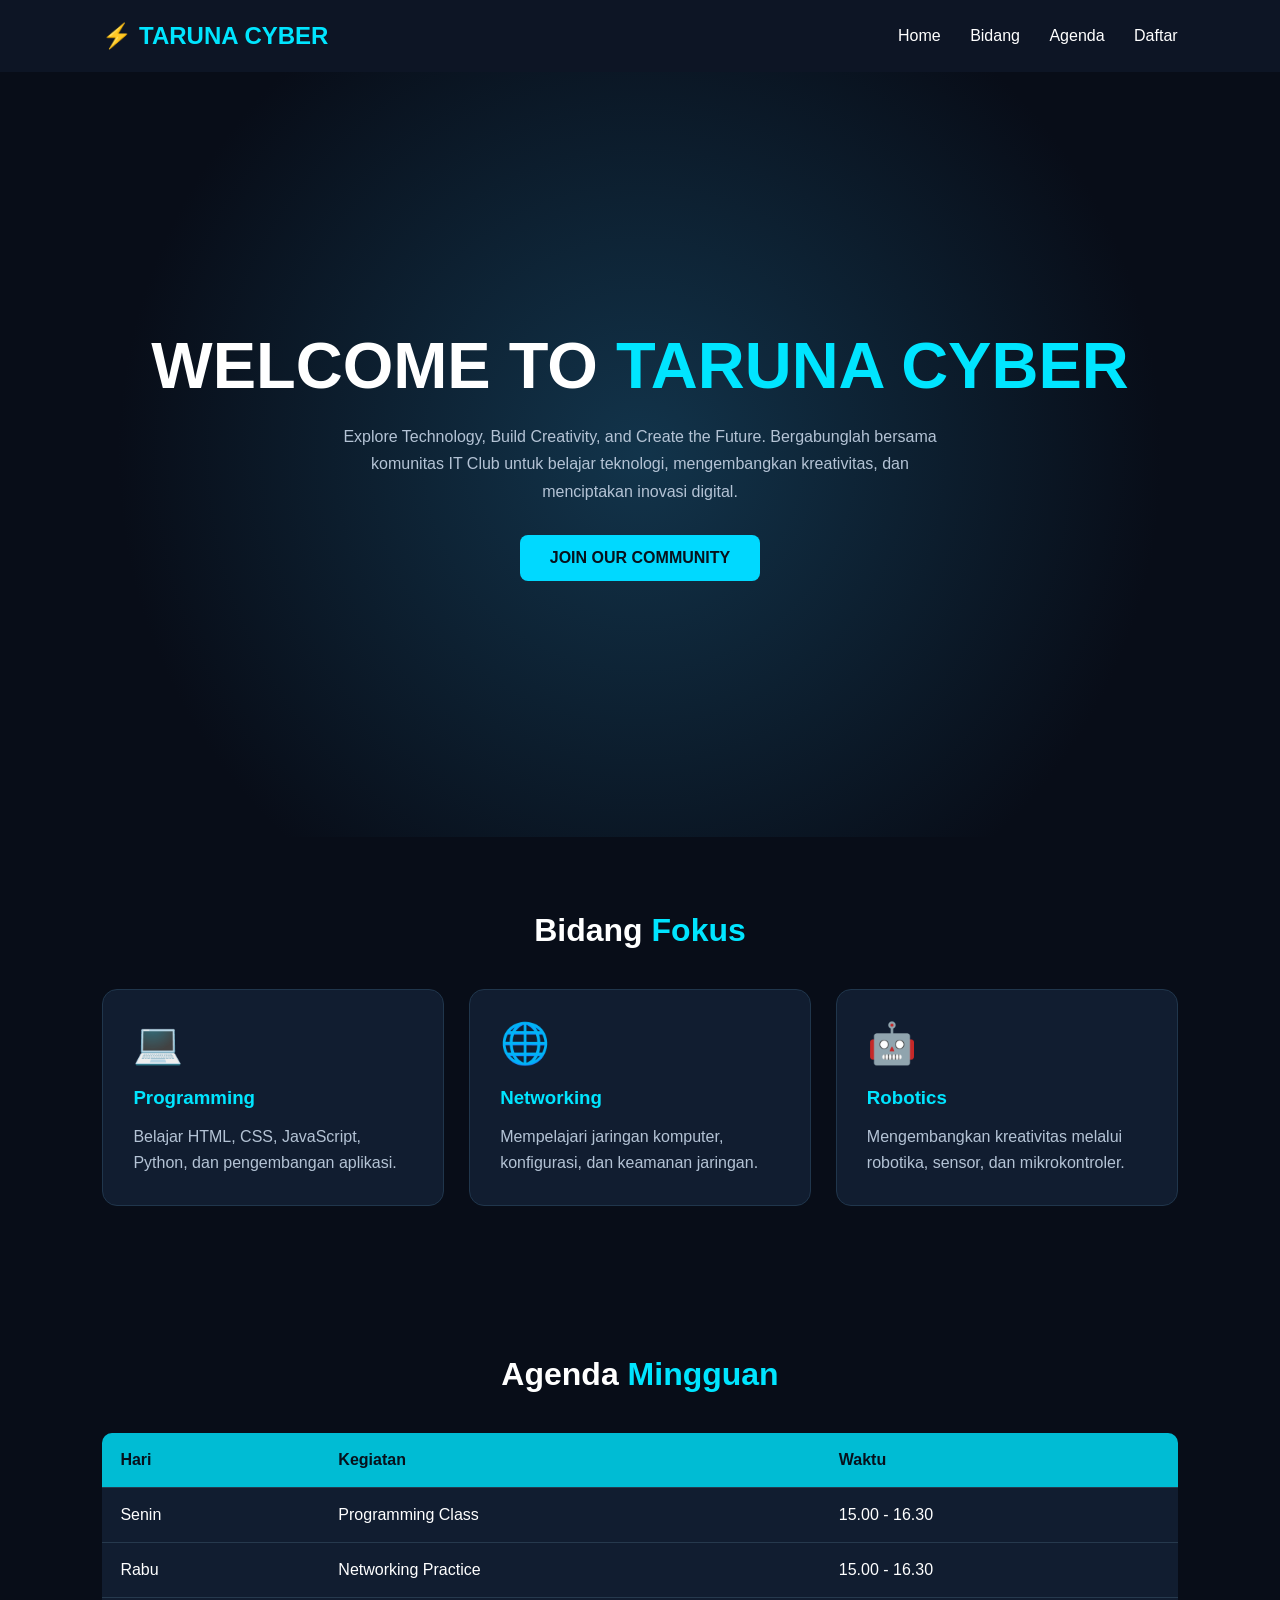
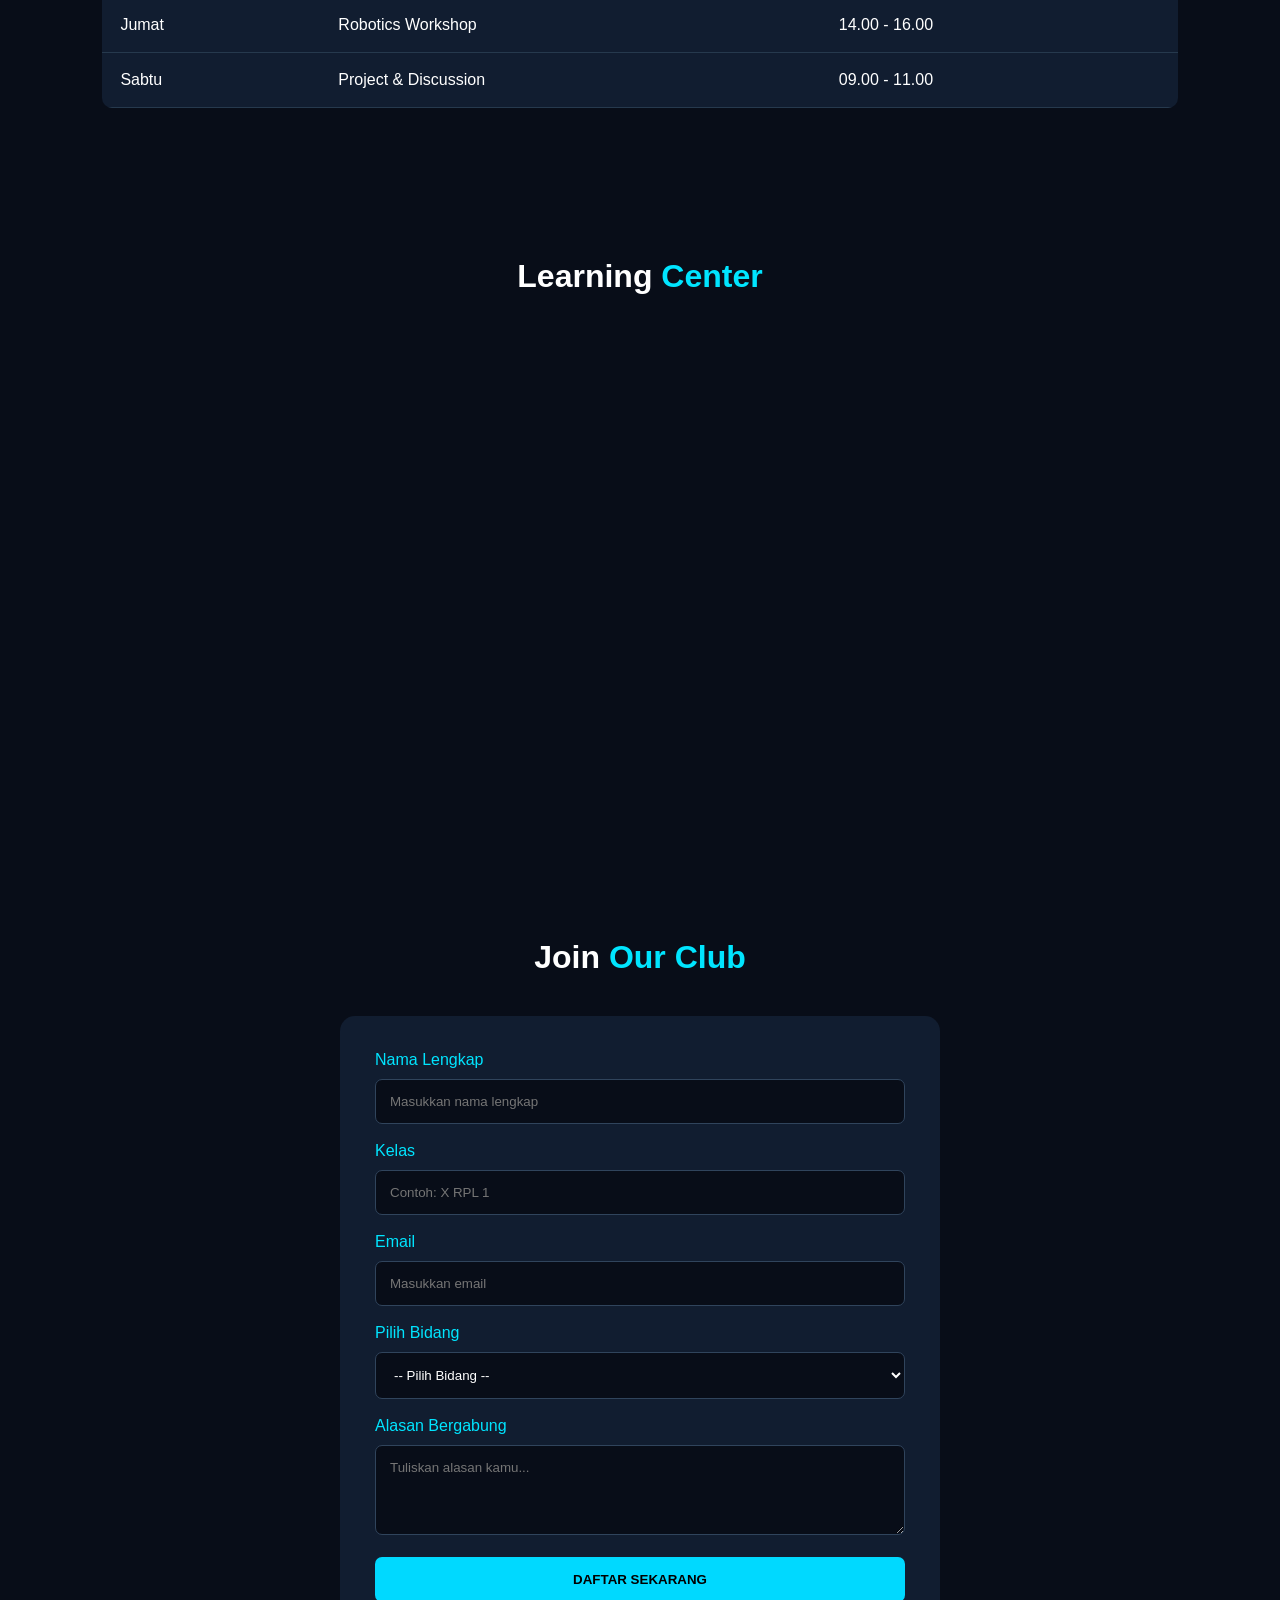
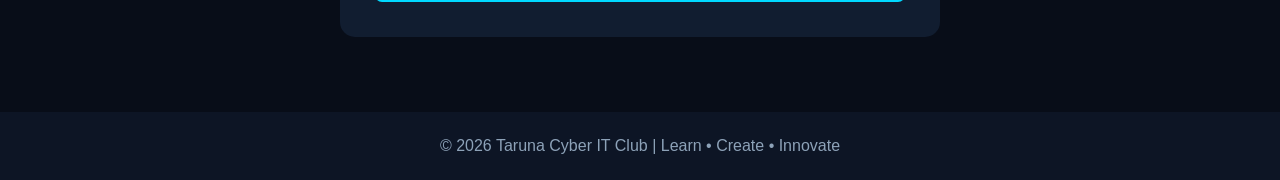
<file: bab6/index.html>
<!DOCTYPE html>
<html lang="id">
<head>
<meta charset="UTF-8">
<meta name="viewport" content="width=device-width, initial-scale=1.0">
<title>Taruna Cyber | IT Club</title>

<style>
* {
    margin: 0;
    padding: 0;
    box-sizing: border-box;
    font-family: Arial, sans-serif;
    scroll-behavior: smooth;
}

body {
    background: #080d18;
    color: white;
}

header {
    display: flex;
    justify-content: space-between;
    align-items: center;
    padding: 22px 8%;
    background: #0d1525;
    position: sticky;
    top: 0;
    z-index: 10;
}

.logo {
    color: #00e5ff;
    font-size: 24px;
    font-weight: bold;
}

nav a {
    color: white;
    text-decoration: none;
    margin-left: 25px;
    transition: .3s;
}

nav a:hover {
    color: #00e5ff;
}

.hero {
    min-height: 85vh;
    display: flex;
    flex-direction: column;
    justify-content: center;
    align-items: center;
    text-align: center;
    padding: 40px 20px;
    background: radial-gradient(circle, #12344b, #080d18 70%);
}

.hero h1 {
    font-size: clamp(40px, 7vw, 65px);
    margin-bottom: 20px;
}

.hero h1 span {
    color: #00e5ff;
}

.hero p {
    color: #b4c3d5;
    max-width: 600px;
    line-height: 1.7;
}

.btn {
    display: inline-block;
    margin-top: 30px;
    padding: 14px 30px;
    background: #00d9ff;
    color: #07111c;
    text-decoration: none;
    font-weight: bold;
    border-radius: 8px;
    transition: .3s;
}

.btn:hover {
    background: white;
    transform: translateY(-3px);
}

section {
    padding: 75px 8%;
}

.section-title {
    text-align: center;
    font-size: 32px;
    margin-bottom: 40px;
}

.section-title span {
    color: #00e5ff;
}

.cards {
    display: grid;
    grid-template-columns: repeat(auto-fit, minmax(220px, 1fr));
    gap: 25px;
}

.card {
    background: #111d30;
    padding: 30px;
    border: 1px solid #20364c;
    border-radius: 15px;
    transition: .3s;
}

.card:hover {
    transform: translateY(-8px);
    border-color: #00e5ff;
}

.card .icon {
    font-size: 40px;
    margin-bottom: 20px;
}

.card h3 {
    color: #00e5ff;
    margin-bottom: 15px;
}

.card p {
    color: #b4c3d5;
    line-height: 1.6;
}

table {
    width: 100%;
    border-collapse: collapse;
    background: #111d30;
    border-radius: 10px;
    overflow: hidden;
}

th, td {
    padding: 18px;
    text-align: left;
    border-bottom: 1px solid #26394d;
}

th {
    background: #00bcd4;
    color: #07111c;
}

tr:hover {
    background: #192a40;
}

.video {
    max-width: 800px;
    margin: auto;
}

.video iframe {
    width: 100%;
    aspect-ratio: 16/9;
    border: none;
    border-radius: 12px;
}

.register {
    max-width: 600px;
    margin: auto;
    background: #111d30;
    padding: 35px;
    border-radius: 15px;
}

.register input,
.register select,
.register textarea {
    width: 100%;
    padding: 14px;
    margin: 10px 0 18px;
    background: #080d18;
    border: 1px solid #30445c;
    color: white;
    border-radius: 7px;
}

.register label {
    color: #00e5ff;
}

.register button {
    width: 100%;
    padding: 15px;
    background: #00d9ff;
    border: none;
    border-radius: 7px;
    font-weight: bold;
    cursor: pointer;
}

.register button:hover {
    background: white;
}

footer {
    text-align: center;
    padding: 25px;
    background: #0d1525;
    color: #8da2b8;
}

@media(max-width: 650px) {
    header {
        flex-direction: column;
        gap: 18px;
    }

    nav a {
        margin: 0 7px;
        font-size: 13px;
    }

    th, td {
        padding: 12px 8px;
        font-size: 13px;
    }
}
</style>
</head>

<body>

<header>
    <div class="logo">⚡ TARUNA CYBER</div>
    <nav>
        <a href="#home">Home</a>
        <a href="#bidang">Bidang</a>
        <a href="#agenda">Agenda</a>
        <a href="#daftar">Daftar</a>
    </nav>
</header>

<!-- HERO -->
<section class="hero" id="home">
    <h1>WELCOME TO <span>TARUNA CYBER</span></h1>
    <p>
        Explore Technology, Build Creativity, and Create the Future.
        Bergabunglah bersama komunitas IT Club untuk belajar teknologi,
        mengembangkan kreativitas, dan menciptakan inovasi digital.
    </p>
    <a href="#daftar" class="btn">JOIN OUR COMMUNITY</a>
</section>

<!-- BIDANG -->
<section id="bidang">
    <h2 class="section-title">Bidang <span>Fokus</span></h2>

    <div class="cards">
        <div class="card">
            <div class="icon">💻</div>
            <h3>Programming</h3>
            <p>Belajar HTML, CSS, JavaScript, Python, dan pengembangan aplikasi.</p>
        </div>

        <div class="card">
            <div class="icon">🌐</div>
            <h3>Networking</h3>
            <p>Mempelajari jaringan komputer, konfigurasi, dan keamanan jaringan.</p>
        </div>

        <div class="card">
            <div class="icon">🤖</div>
            <h3>Robotics</h3>
            <p>Mengembangkan kreativitas melalui robotika, sensor, dan mikrokontroler.</p>
        </div>
    </div>
</section>

<!-- AGENDA -->
<section id="agenda">
    <h2 class="section-title">Agenda <span>Mingguan</span></h2>

    <table>
        <tr>
            <th>Hari</th>
            <th>Kegiatan</th>
            <th>Waktu</th>
        </tr>
        <tr>
            <td>Senin</td>
            <td>Programming Class</td>
            <td>15.00 - 16.30</td>
        </tr>
        <tr>
            <td>Rabu</td>
            <td>Networking Practice</td>
            <td>15.00 - 16.30</td>
        </tr>
        <tr>
            <td>Jumat</td>
            <td>Robotics Workshop</td>
            <td>14.00 - 16.00</td>
        </tr>
        <tr>
            <td>Sabtu</td>
            <td>Project & Discussion</td>
            <td>09.00 - 11.00</td>
        </tr>
    </table>
</section>

<!-- VIDEO -->
<section id="tutorial">
    <h2 class="section-title">Learning <span>Center</span></h2>

    <div class="video">
        <iframe
            src="https://www.youtube.com/embed/UB1O30fR-EE"
            title="HTML Tutorial"
            allowfullscreen>
        </iframe>
    </div>
</section>

<!-- PENDAFTARAN -->
<section id="daftar">
    <h2 class="section-title">Join <span>Our Club</span></h2>

    <form class="register" id="registrationForm">
        <label>Nama Lengkap</label>
        <input type="text" placeholder="Masukkan nama lengkap" required>

        <label>Kelas</label>
        <input type="text" placeholder="Contoh: X RPL 1" required>

        <label>Email</label>
        <input type="email" placeholder="Masukkan email" required>

        <label>Pilih Bidang</label>
        <select required>
            <option value="">-- Pilih Bidang --</option>
            <option>Programming</option>
            <option>Networking</option>
            <option>Robotics</option>
        </select>

        <label>Alasan Bergabung</label>
        <textarea rows="4" placeholder="Tuliskan alasan kamu..." required></textarea>

        <button type="submit">DAFTAR SEKARANG</button>
    </form>
</section>

<footer>
    <p>© 2026 Taruna Cyber IT Club | Learn • Create • Innovate</p>
</footer>

<script>
document.getElementById("registrationForm")
.addEventListener("submit", function(event) {
    event.preventDefault();

    alert("Pendaftaran berhasil dikirim! Terima kasih telah bergabung dengan Taruna Cyber.");

    this.reset();
});
</script>

</body>
</html>
</file>
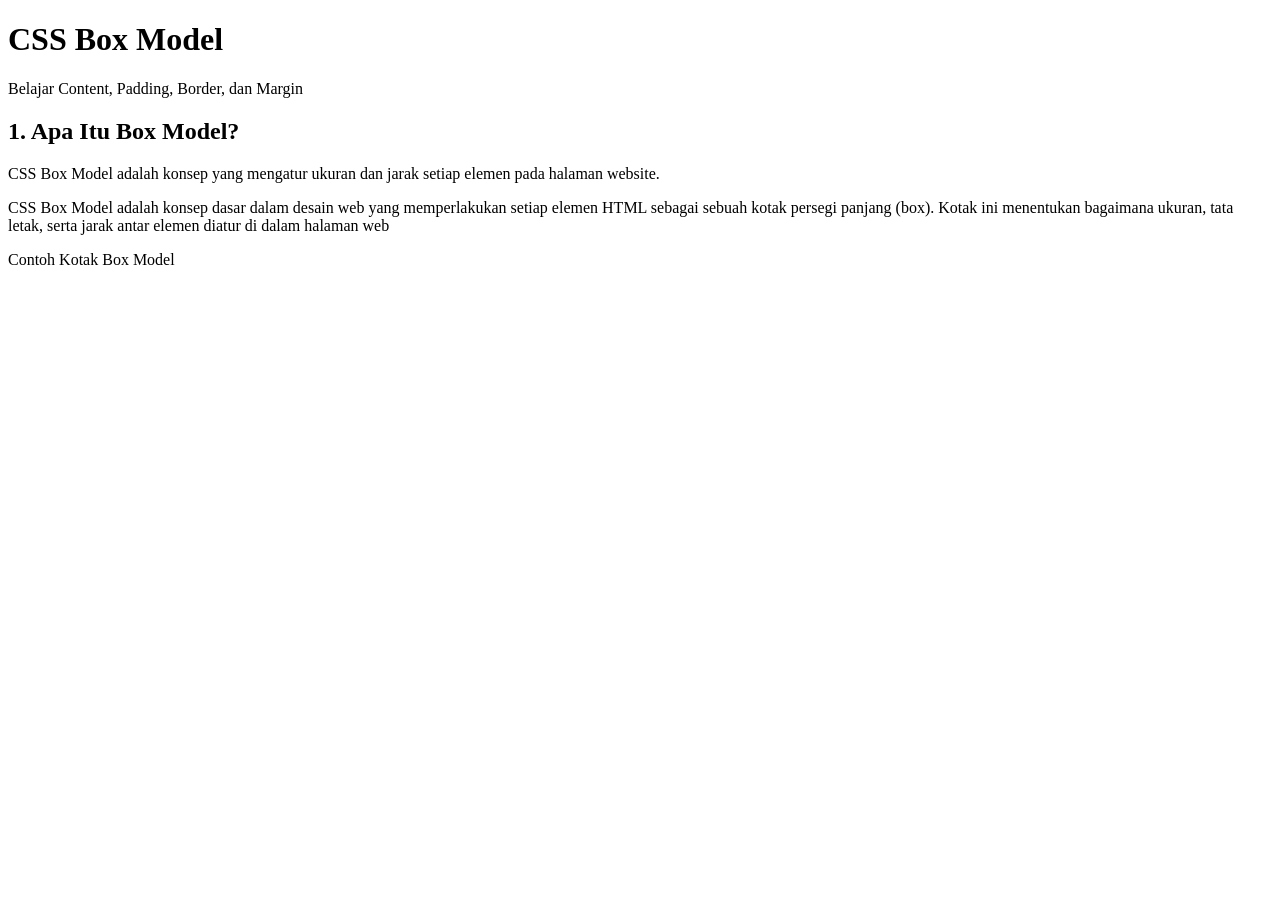
<file: bab1/b1.html>
<!DOCTYPE html>
<html lang="en">
<link>
  <meta charset="UTF-8">
  <meta name="viewport" content="width=device-width, initial-scale=1.0">
  <title>Document</title>
  <link rel="stylesheet" href="b1.css">
</head>
</head>

<body>

    <header>
        <h1>CSS Box Model</h1>
        <p>Belajar Content, Padding, Border, dan Margin</p>
    </header>

    <div class="container">

        <section class="card">
            <h2>1. Apa Itu Box Model?</h2>
            <p>
                CSS Box Model adalah konsep yang mengatur ukuran
                dan jarak setiap elemen pada halaman website.
            </p>
             <p>CSS Box Model adalah konsep dasar dalam desain web yang memperlakukan setiap elemen <srong>HTML</srong> sebagai sebuah kotak persegi panjang (box).
               Kotak ini menentukan bagaimana ukuran, tata letak, serta jarak antar elemen diatur di dalam halaman web</p>

            <div class="box">
                Contoh Kotak Box Model
            </div>
</file>
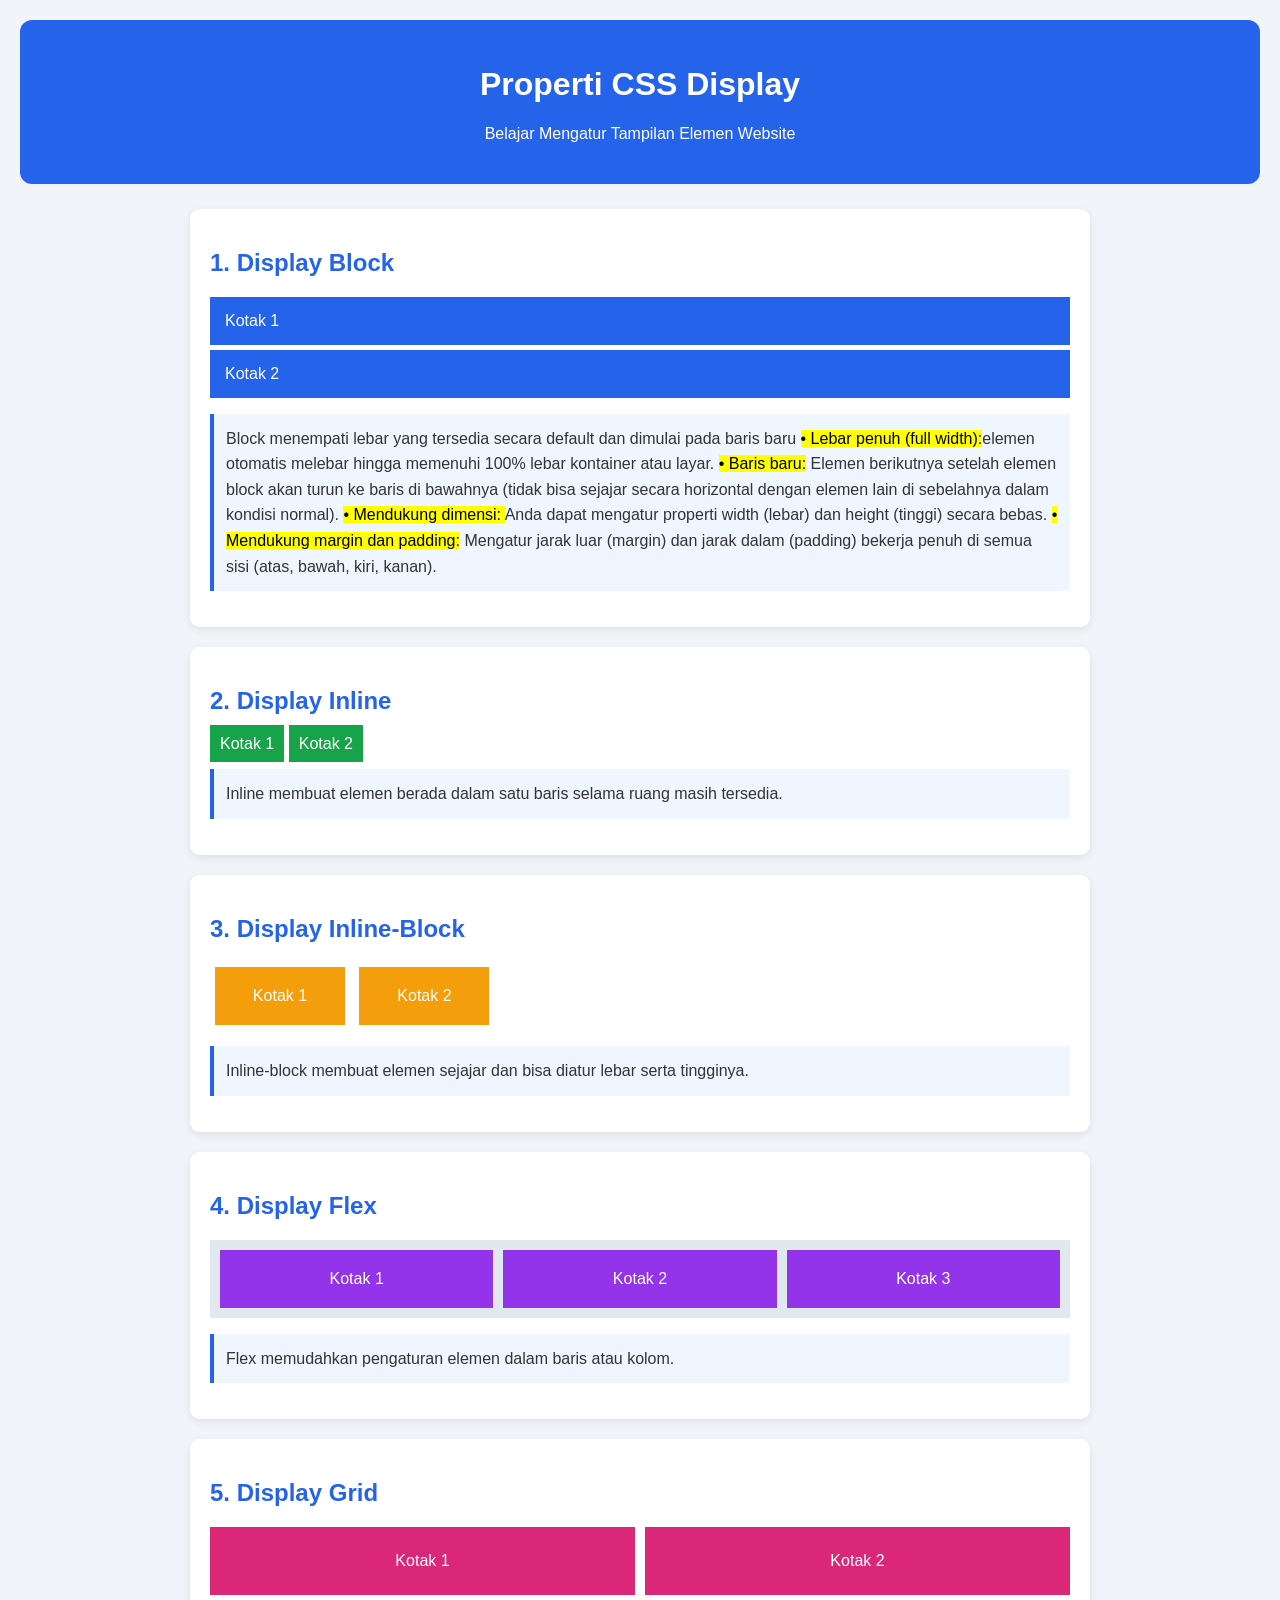
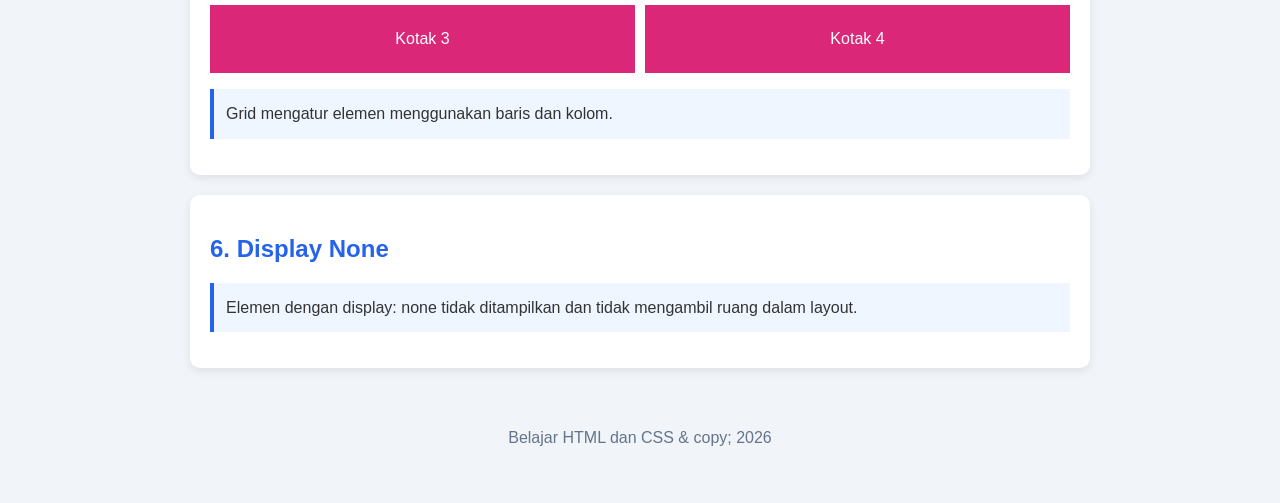
<file: bab2/b2.html>
<!DOCTYPE html>
<html lang="en">
<link>
  <meta charset="UTF-8">
  <meta name="viewport" content="width=device-width, initial-scale=1.0">
  <title>Document</title>
  <link rel="stylesheet" href="b2.css">
</head>
</head>
<body>

    <header>
        <h1>Properti CSS Display</h1>
        <p>Belajar Mengatur Tampilan Elemen Website</p>
    </header>

    <main class="container">

        <section class="card">
            <h2>1. Display Block</h2>
            <div class="block">Kotak 1</div>
            <div class="block">Kotak 2</div>
            <p class="keterangan">
                Block menempati lebar yang tersedia secara default
                dan dimulai pada baris baru
 <mark>• Lebar penuh (full width):</mark>elemen otomatis melebar hingga memenuhi 100% lebar kontainer atau layar.
<mark>• Baris baru:</mark> Elemen berikutnya setelah elemen block akan turun ke baris di bawahnya (tidak bisa sejajar secara horizontal dengan elemen lain di sebelahnya dalam kondisi normal).
<mark>• Mendukung dimensi: </mark>Anda dapat mengatur properti width (lebar) dan height (tinggi) secara bebas.
<mark>• Mendukung margin dan padding:</mark> Mengatur jarak luar (margin) dan jarak dalam (padding) bekerja penuh di semua sisi (atas, bawah, kiri, kanan).
            </p>
        </section>

        <section class="card">
            <h2>2. Display Inline</h2>
            <span class="inline">Kotak 1</span>
            <span class="inline">Kotak 2</span>
            <p class="keterangan">
                Inline membuat elemen berada dalam satu baris
                selama ruang masih tersedia.
            </p>
        </section>

        <section class="card">
            <h2>3. Display Inline-Block</h2>
            <div class="inline-block">Kotak 1</div>
            <div class="inline-block">Kotak 2</div>
            <p class="keterangan">
                Inline-block membuat elemen sejajar dan bisa
                diatur lebar serta tingginya.
            </p>
        </section>

        <section class="card">
            <h2>4. Display Flex</h2>
            <div class="flex-container">
                <div>Kotak 1</div>
                <div>Kotak 2</div>
                <div>Kotak 3</div>
            </div>
            <p class="keterangan">
                Flex memudahkan pengaturan elemen dalam baris
                atau kolom.
            </p>
        </section>

        <section class="card">
            <h2>5. Display Grid</h2>
            <div class="grid-container">
                <div>Kotak 1</div>
                <div>Kotak 2</div>
                <div>Kotak 3</div>
                <div>Kotak 4</div>
            </div>
            <p class="keterangan">
                Grid mengatur elemen menggunakan baris dan kolom.
            </p>
        </section>

        <section class="card">
            <h2>6. Display None</h2>
            <div class="none">Teks ini disembunyikan.</div>
            <p class="keterangan">
                Elemen dengan display: none tidak ditampilkan
                dan tidak mengambil ruang dalam layout.
            </p>
        </section>

    </main>

    <footer>
        <p>Belajar HTML dan CSS & copy; 2026</p>
    </footer>

</body>
</html>
</file>
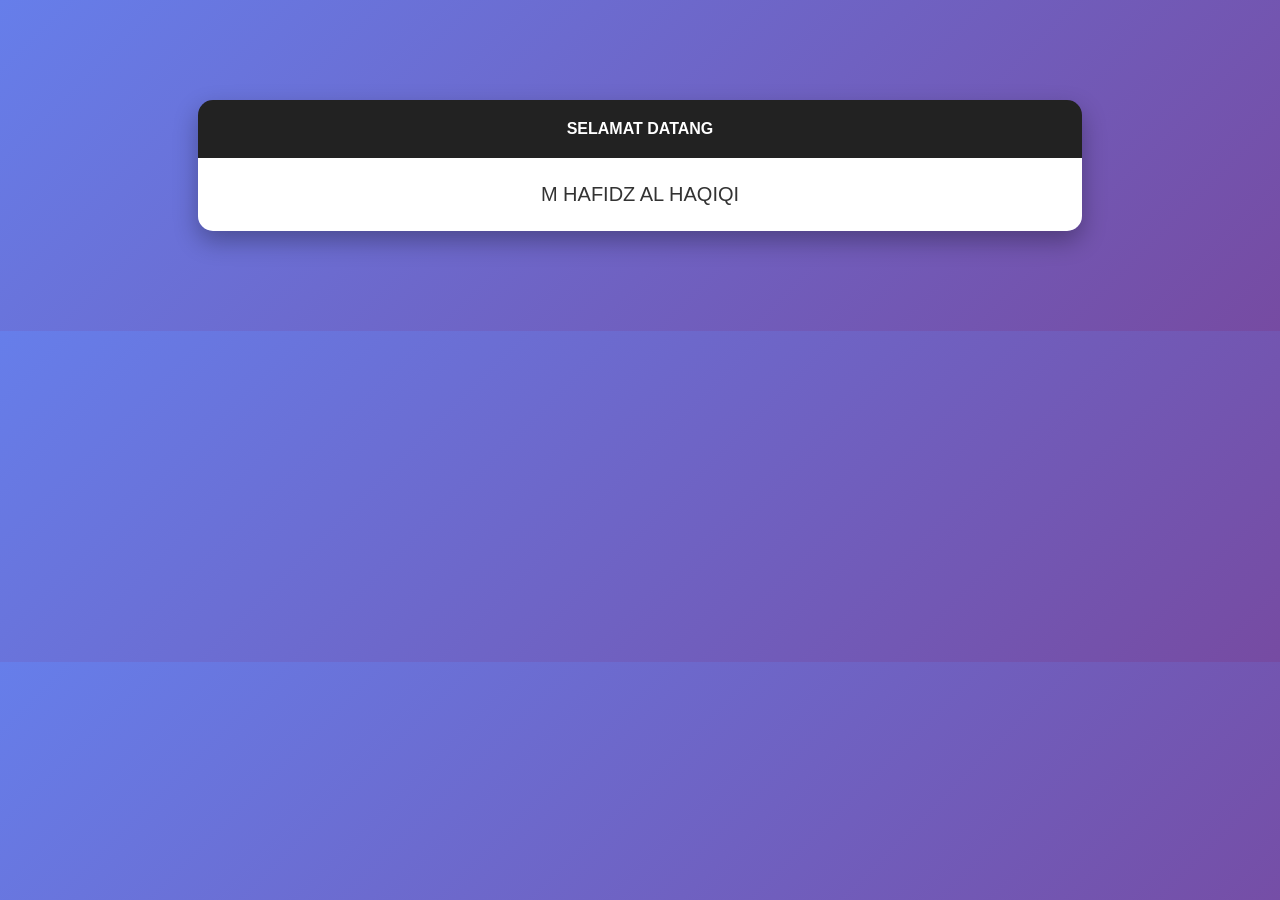
<file: bab4/coba1.html>
<!DOCTYPE html>
<html>
<head>
    <title>Welcome</title>

    <style>
        body {
            background: linear-gradient(135deg, #667eea, #764ba2);
            font-family: Arial, sans-serif;
        }

        table {
            width: 70%;
            margin: 100px auto;
            border-collapse: separate;
            border-spacing: 0;
            overflow: hidden;
            border-radius: 15px;
            box-shadow: 0 10px 25px rgba(0,0,0,0.3);
        }

        th {
            background: #222;
            color: white;
            padding: 20px;
        }

        td {
            background: white;
            color: #333;
            padding: 25px;
            text-align: center;
            font-size: 20px;
        }

        tr:hover td {
            background: #f1f1f1;
        }
    </style>
</head>

<body>

<table>
    <tr>
        <th>SELAMAT DATANG</th>
    </tr>

    <tr>
        <td>M HAFIDZ AL HAQIQI</td>
    </tr>
</table>

</body>
</html>
</file>
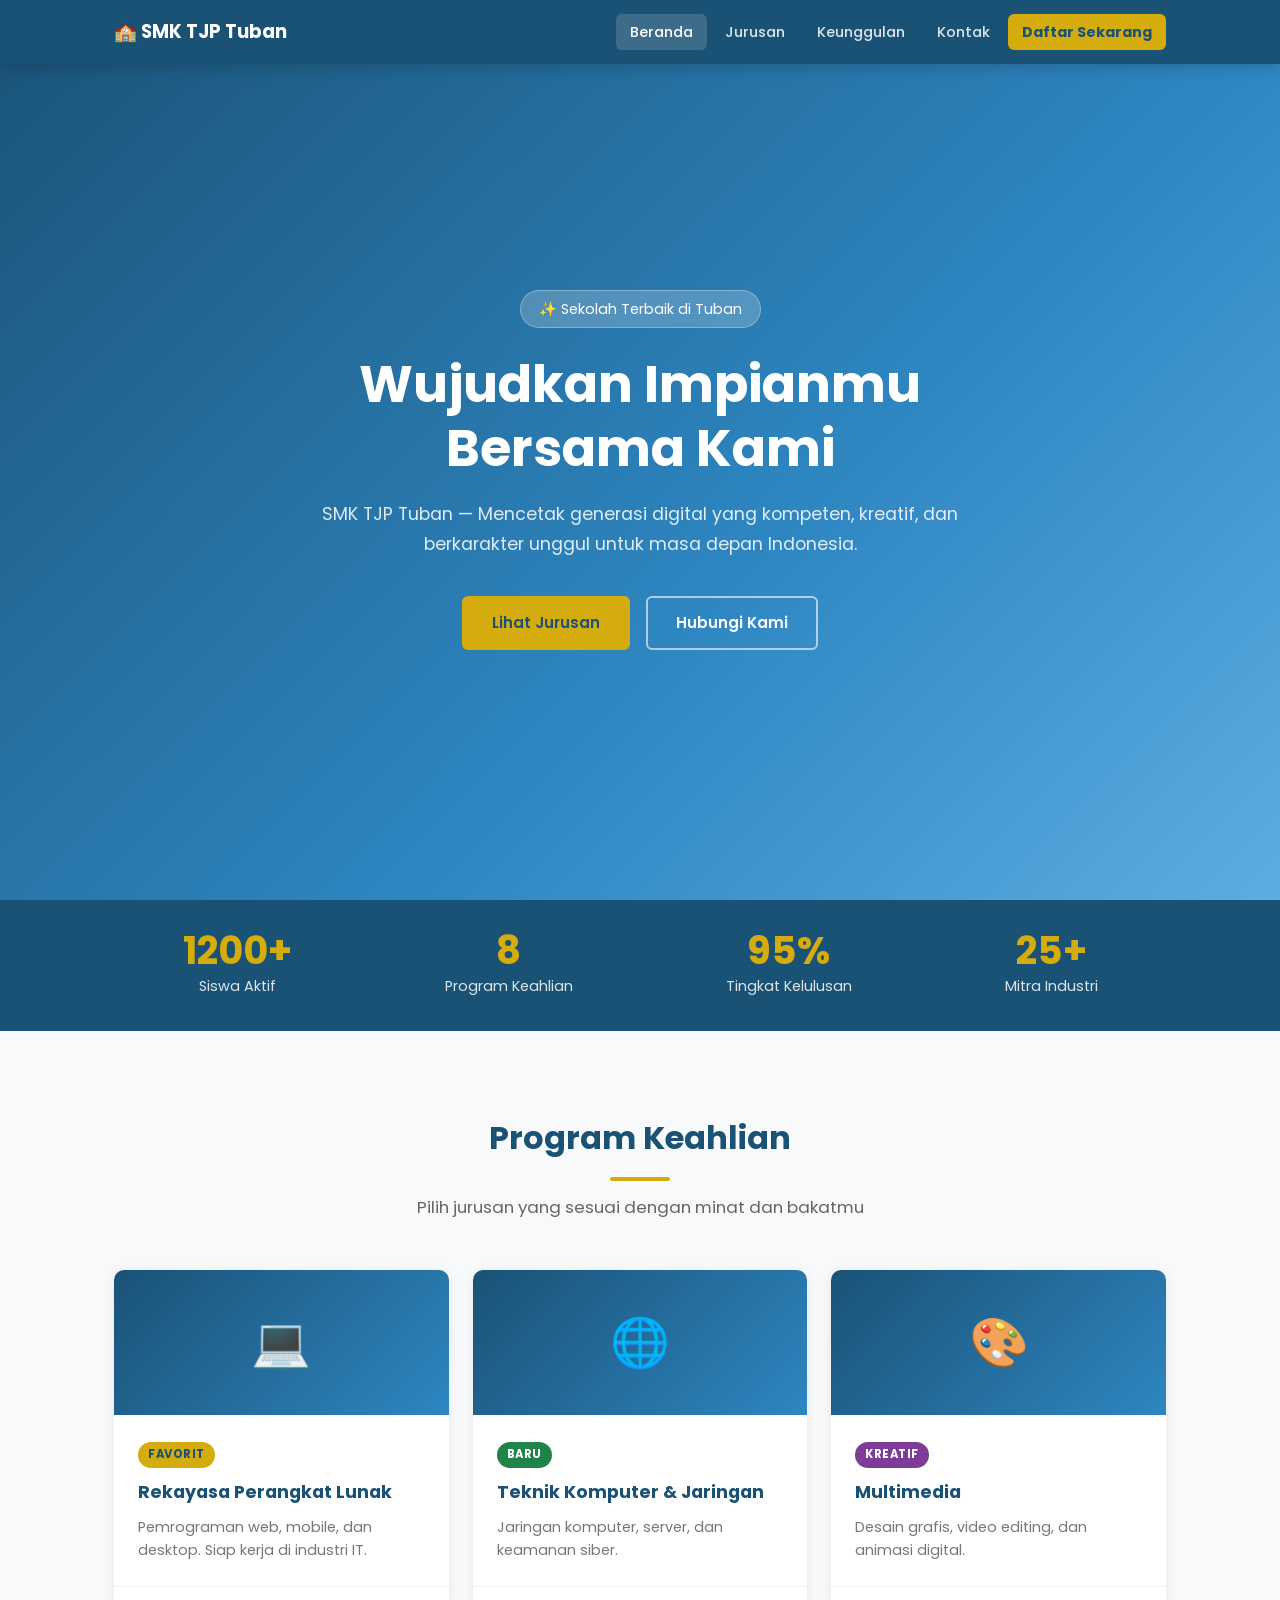
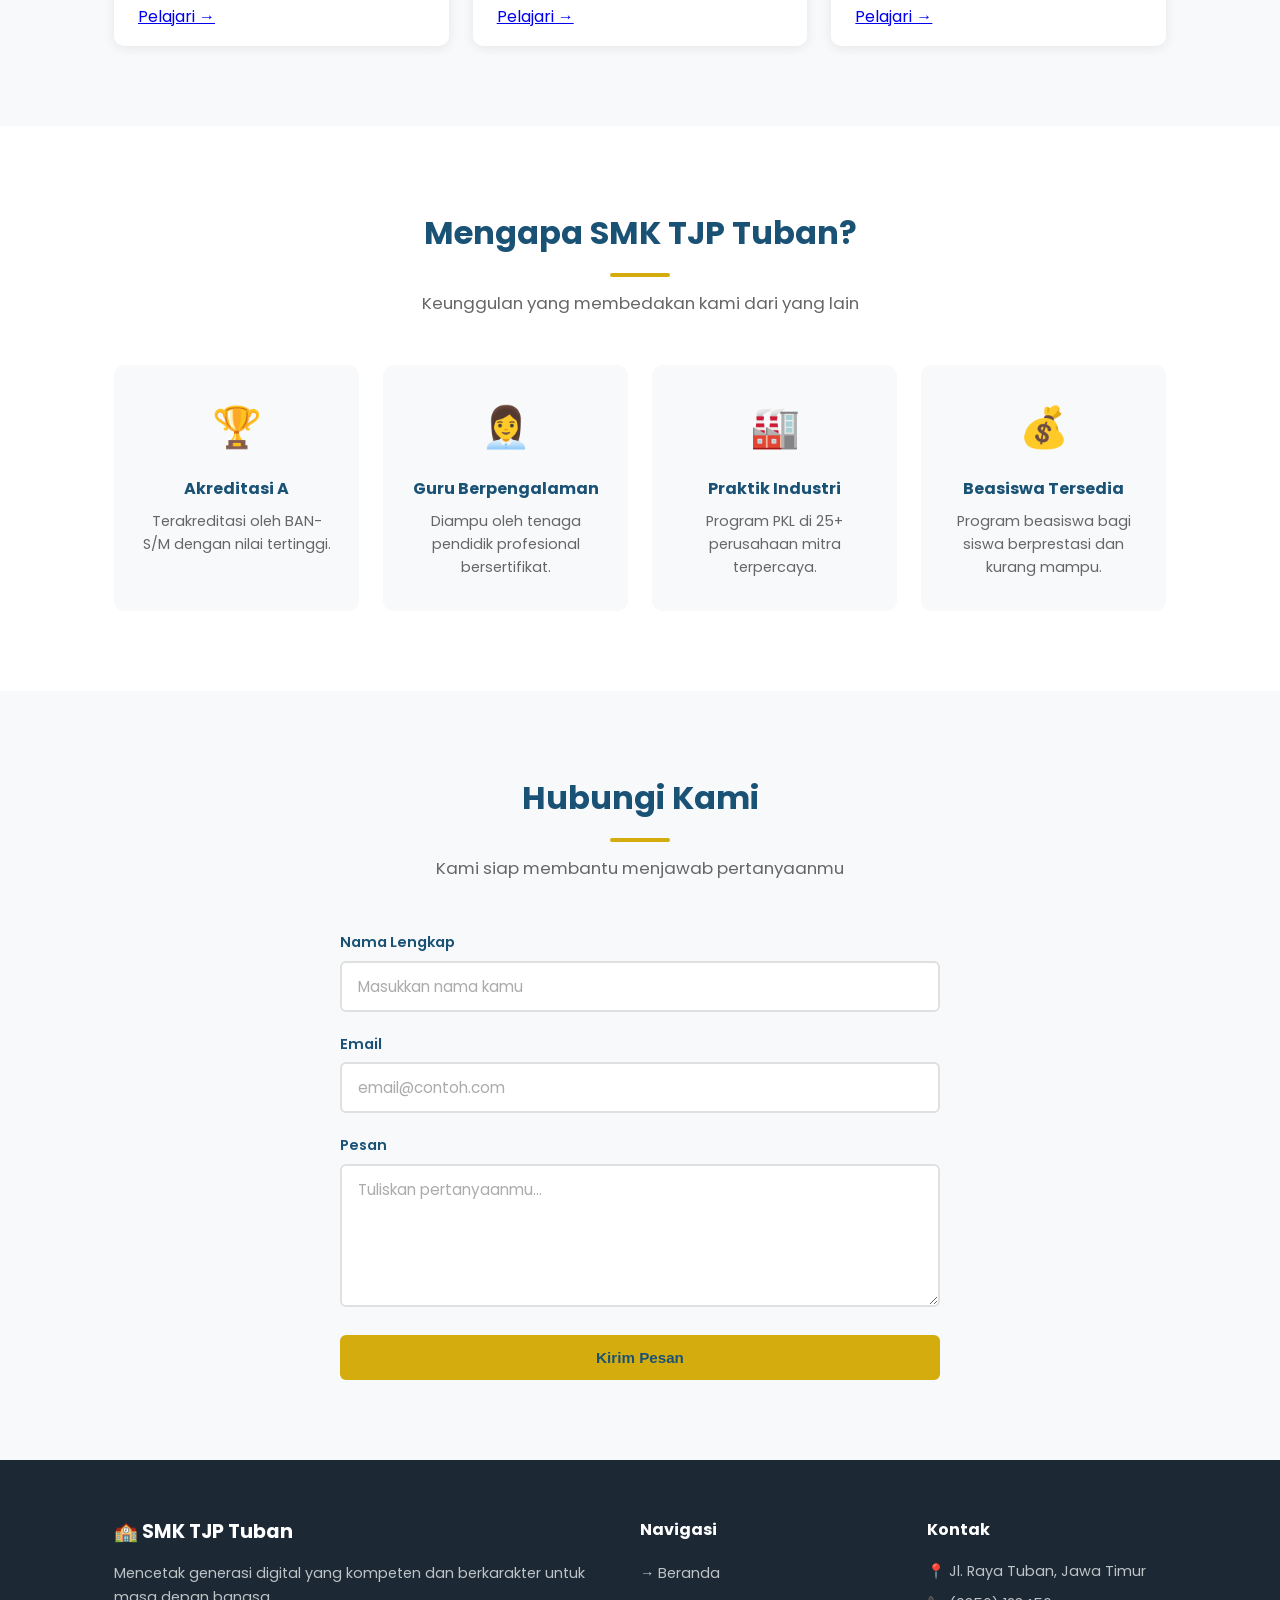
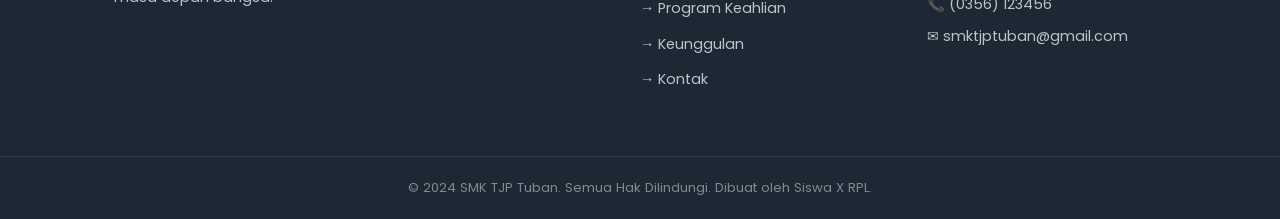
<file: bab6/landing-page.html>
<!DOCTYPE html>
<html lang="id">
<head>
    <meta charset="UTF-8">
    <meta name="viewport" content="width=device-width, initial-scale=1.0">
    <title>SMK TJP Tuban — Sekolah Unggulan</title>
    <!-- Google Fonts (opsional) -->
    <link rel="preconnect" href="https://fonts.googleapis.com">
    <link href="https://fonts.googleapis.com/css2?family=Poppins:wght@400;500;600;700& display=swap" rel="stylesheet">
    <link rel="stylesheet" href="landing-page.css">
</head>
<body>
    <!-- NAVBAR -->
    <nav class="navbar">
        <div class="nav-container">
            <a href="#" class="nav-brand">🏫 SMK TJP Tuban</a>
            <ul class="nav-menu">
                <li><a href="#beranda" class="nav-link active">Beranda</a></li>
                <li><a href="#jurusan" class="nav-link">Jurusan</a></li>
                <li><a href="#keunggulan" class="nav-link">Keunggulan</a></li>
                <li><a href="#kontak" class="nav-link">Kontak</a></li>
                <li><a href="#" class="nav-link nav-cta">Daftar Sekarang</a></li>
            </ul>
        </div>
    </nav>

    <!-- HERO SECTION -->
    <section class="hero" id="beranda">
        <div class="hero-konten">
            <span class="hero-badge">✨ Sekolah Terbaik di Tuban</span>
            <h1 class="hero-judul">Wujudkan Impianmu<br>Bersama Kami</h1>
            <p class="hero-sub">SMK TJP Tuban — Mencetak generasi digital yang kompeten, kreatif, dan berkarakter unggul untuk masa depan Indonesia.</p>
            <div class="hero-tombol">
                <a href="#jurusan" class="tombol tombol-primer">Lihat Jurusan</a>
                <a href="#kontak" class="tombol tombol-sekunder">Hubungi Kami</a>
            </div>
        </div>
    </section>

    <!-- STATS SECTION -->
    <section class="stats">
        <div class="stats-container">
            <div class="stat-item">
                <span class="stat-angka">1200+</span>
                <span class="stat-label">Siswa Aktif</span>
            </div>
            <div class="stat-item">
                <span class="stat-angka">8</span>
                <span class="stat-label">Program Keahlian</span>
            </div>
            <div class="stat-item">
                <span class="stat-angka">95%</span>
                <span class="stat-label">Tingkat Kelulusan</span>
            </div>
            <div class="stat-item">
                <span class="stat-angka">25+</span>
                <span class="stat-label">Mitra Industri</span>
            </div>
        </div>
    </section>

    <!-- JURUSAN SECTION -->
    <section class="section" id="jurusan">
        <div class="container">
            <div class="section-header">
                <h2 class="section-judul">Program Keahlian</h2>
                <p class="section-sub">Pilih jurusan yang sesuai dengan minat dan bakatmu</p>
            </div>
            <div class="kartu-grid">
                <div class="kartu">
                    <div class="kartu-header">💻</div>
                    <div class="kartu-body">
                        <span class="kartu-badge">Favorit</span>
                        <h3 class="kartu-judul">Rekayasa Perangkat Lunak</h3>
                        <p class="kartu-teks">Pemrograman web, mobile, dan desktop. Siap kerja di industri IT.</p>
                    </div>
                    <div class="kartu-footer">
                        <a href="#" class="tombolkartu">Pelajari →</a>
                    </div>
                </div>
                <div class="kartu">
                    <div class="kartu-header" style="background:lineargradient(135deg,#148F77,#1E8449);">🌐</div>
                    <div class="kartu-body">
                        <span class="kartu-badge" style="background:#1E8449;color:white;">Baru</span>
                        <h3 class="kartu-judul">Teknik Komputer & Jaringan</h3>
                        <p class="kartu-teks">Jaringan komputer, server, dan keamanan siber.</p>
                    </div>
                    <div class="kartu-footer">
                        <a href="#" class="tombolkartu">Pelajari →</a>
                    </div>
                </div>
                <div class="kartu">
                    <div class="kartu-header" style="background:lineargradient(135deg,#7D3C98,#9B59B6);">🎨</div>
                    <div class="kartu-body">
                        <span class="kartu-badge" style="background:#7D3C98;color:white;">Kreatif</span>
                        <h3 class="kartu-judul">Multimedia</h3>
                        <p class="kartu-teks">Desain grafis, video editing, dan animasi digital.</p>
                    </div>
                    <div class="kartu-footer">
                        <a href="#" class="tombolkartu">Pelajari →</a>
                    </div>
                </div>
            </div>
        </div>
    </section>

    <!-- KEUNGGULAN SECTION -->
    <section class="section section-alt" id="keunggulan">
        <div class="container">
            <div class="section-header">
                <h2 class="section-judul">Mengapa SMK TJP Tuban?</h2>
                <p class="section-sub">Keunggulan yang membedakan kami dari yang lain</p>
            </div>
            <div class="fitur-grid">
                <div class="fitur-item">
                    <span class="fitur-ikon">🏆</span>
                    <h4>Akreditasi A</h4>
                    <p>Terakreditasi oleh BAN-S/M dengan nilai tertinggi.</p>
                </div>
                <div class="fitur-item">
                    <span class="fitur-ikon">👩‍💼</span>
                    <h4>Guru Berpengalaman</h4>
                    <p>Diampu oleh tenaga pendidik profesional bersertifikat.</p>
                </div>
                <div class="fitur-item">
                    <span class="fitur-ikon">🏭</span>
                    <h4>Praktik Industri</h4>
                    <p>Program PKL di 25+ perusahaan mitra terpercaya.</p>
                </div>
                <div class="fitur-item">
                    <span class="fitur-ikon">💰</span>
                    <h4>Beasiswa Tersedia</h4>
                    <p>Program beasiswa bagi siswa berprestasi dan kurang mampu.</p>
                </div>
            </div>
        </div>
    </section>

    <!-- KONTAK SECTION -->
    <section class="section" id="kontak">
        <div class="container">
            <div class="section-header">
                <h2 class="section-judul">Hubungi Kami</h2>
                <p class="section-sub">Kami siap membantu menjawab pertanyaanmu</p>
            </div>
            <form class="form-kontak">
                <div class="form-group">
                    <label for="nama">Nama Lengkap</label>
                    <input type="text" id="nama" placeholder="Masukkan nama kamu" required>
                </div>
                <div class="form-group">
                    <label for="email">Email</label>
                    <input type="email" id="email" placeholder="email@contoh.com" required>
                </div>
                <div class="form-group">
                    <label for="pesan">Pesan</label>
                    <textarea id="pesan" rows="5" placeholder="Tuliskan pertanyaanmu..."></textarea>
                </div>
                <button type="submit" class="tombol tombol-primer" style="width:100%;">Kirim Pesan</button>
            </form>
        </div>
    </section>

    <!-- FOOTER -->
    <footer class="footer">
        <div class="footer-container">
            <div class="footer-brand">
                <h3>🏫 SMK TJP Tuban</h3>
                <p>Mencetak generasi digital yang kompeten dan berkarakter untuk masa depan bangsa.</p>
            </div>
            <div class="footer-links">
                <h4>Navigasi</h4>
                <ul>
                    <li><a href="#beranda">Beranda</a></li>
                    <li><a href="#jurusan">Program Keahlian</a></li>
                    <li><a href="#keunggulan">Keunggulan</a></li>
                    <li><a href="#kontak">Kontak</a></li>
                </ul>
            </div>
            <div class="footer-kontak">
                <h4>Kontak</h4>
                <p>📍 Jl. Raya Tuban, Jawa Timur</p>
                <p>📞 (0356) 123456</p>
                <p>✉ smktjptuban@gmail.com</p>
            </div>
        </div>
        <div class="footer-bottom">
            <p>&copy; 2024 SMK TJP Tuban. Semua Hak Dilindungi. Dibuat oleh Siswa X RPL.</p>
        </div>
        </footer>
        </body>
        </html>
</file>
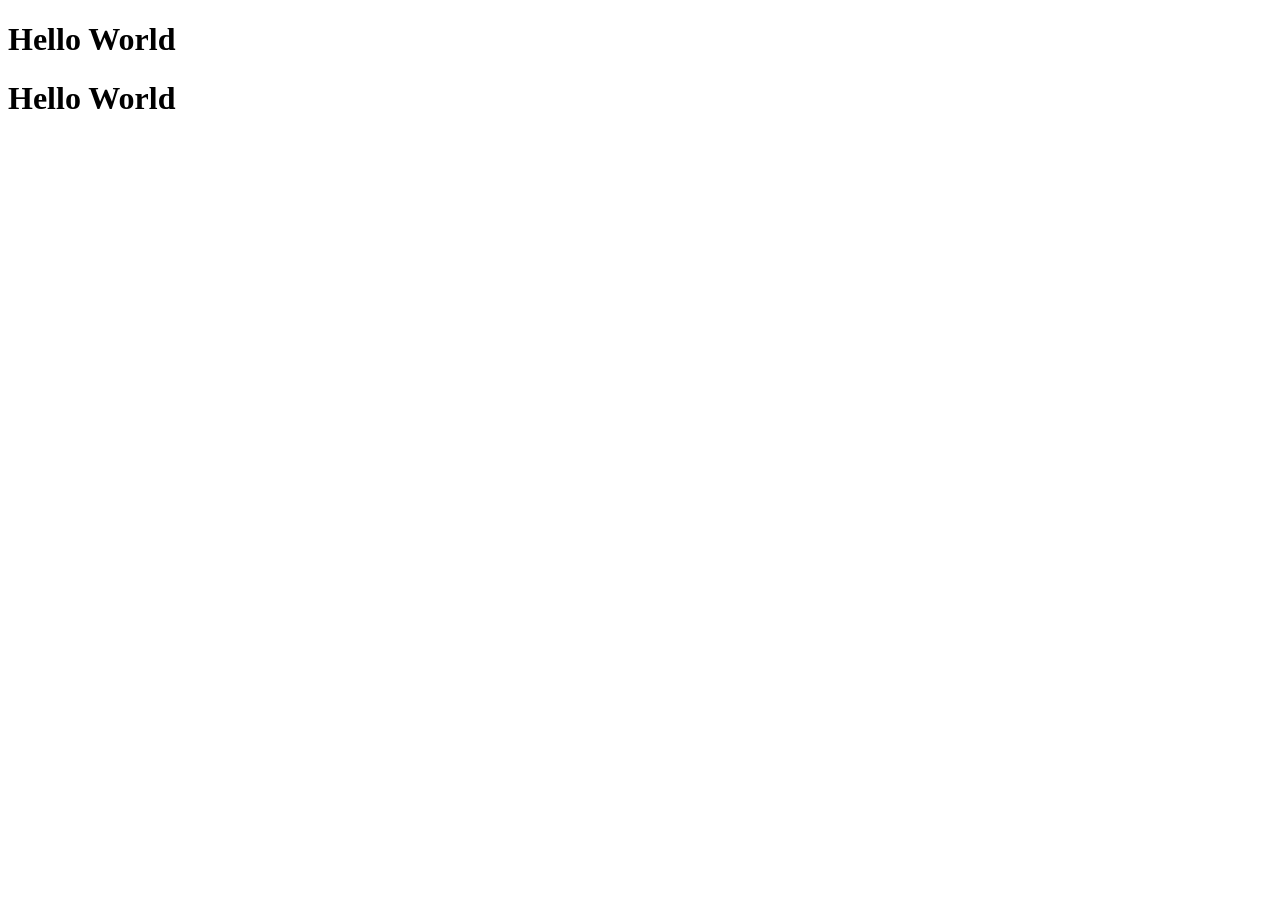
<file: bab7/js1.html>
<!-- 1. INTERNAL JavaScript: di dalam tag <script> -->
<!DOCTYPE html>
<html>
<head>
<title>Belajar JS</title>
</head>
<body>
<h1>Hello World</h1>
<!-- Letakkan <script> sebelum </body> agar HTML dimuat dulu -->
<script>
console.log('Halo dari JavaScript!');
alert('Selamat datang!');
</script>
</body>
</html>
<!-- 2. EKSTERNAL JavaScript: file .js terpisah -->
<body>
<h1>Hello World</h1>
<!-- src berisi path ke file JavaScript -->
<script src="script.js"></script>
</body>
</file>
<file: bab1/b1.css>
/* Properti Box Model */
.kotak {
 
/* Konten */
 width: 300px;
 height: 150px;

/* Padding: shorthand (atas kanan bawah kiri) */
padding:20px 30px 20px 30px;
/* atau: padding: 20px 30px; (atas-bawah | kiri-kanan) */
/* atau: padding: 20px; (semua sisi sama) */

/* Border */
border: 5px solid #ab26af;
/* Shorthand: ketebalan jenis warna */
border-radius: 8px;/*Sudut membulat */

/* Margin */
margin: 20px auto; /* atas-bawah: 20px, kiri-kanan: auto (tengah) */

/* box-sizing: border-box SANGAT DIREKOMENDASIKAN! */
/* Membuat width & height sudah termasuk padding & border */
box-sizing: border-box;
}
</file>
<file: bab2/b2.css>
nav a {
 display: block;
 padding: 10px 20px;
 background-color: #1A5276;
 color: white;
}
/* Membuat <li> (block) menjadi inline untuk navbar horizontal */
nav li {
display: inline-block;
margin-right: 10px;
}
/* Menyembunyikan elemen */
.tersembunyi {display: none; }
/* Hilang dari layout */
.transparan { visibility: hidden;}
* {
            box-sizing: border-box;
        }

        body {
            font-family: Arial, sans-serif;
            background: #f1f5f9;
            margin: 0;
            padding: 20px;
            color: #333;
        }

        header {
            background: #2563eb;
            color: white;
            text-align: center;
            padding: 25px;
            border-radius: 12px;
        }

        .container {
            max-width: 900px;
            margin: 25px auto;
        }

        .card {
            background: white;
            padding: 20px;
            margin-bottom: 20px;
            border-radius: 10px;
            box-shadow: 0 3px 10px #00000015;
        }

        h2 {
            color: #2563eb;
        }

        /* 1. BLOCK */
        .block {
            display: block;
            background: #2563eb;
            color: white;
            padding: 15px;
            margin: 5px 0;
        }

        /* 2. INLINE */
        .inline {
            display: inline;
            background: #16a34a;
            color: white;
            padding: 10px;
        }

        /* 3. INLINE-BLOCK */
        .inline-block {
            display: inline-block;
            width: 130px;
            background: #f59e0b;
            color: white;
            padding: 20px;
            margin: 5px;
            text-align: center;
        }

        /* 4. FLEX */
        .flex-container {
            display: flex;
            gap: 10px;
            flex-wrap: wrap;
            background: #e2e8f0;
            padding: 10px;
        }

        .flex-container div {
            flex: 1;
            min-width: 100px;
            background: #9333ea;
            color: white;
            padding: 20px;
            text-align: center;
        }

        /* 5. GRID */
        .grid-container {
            display: grid;
            grid-template-columns: repeat(2, 1fr);
            gap: 10px;
        }

        .grid-container div {
            background: #db2777;
            color: white;
            padding: 25px;
            text-align: center;
        }

        /* 6. NONE */
        .none {
            display: none;
        }

        .keterangan {
            background: #eff6ff;
            padding: 12px;
            border-left: 4px solid #2563eb;
            line-height: 1.6;
        }

        footer {
            text-align: center;
            padding: 20px;
            color: #64748b;
        }
        .warna {
          color: #f59e0b;
        }
</file>
<file: bab6/landing-page.css>
/* ===== CSS VARIABLES ===== */
:root {
    --warna-utama: #1A5276;
    --warna-sekunder: #2E86C1;
    --warna-aksen: #AED6F1;
    --warna-emas: #D4AC0D;
    --warna-teks: #2C3E50;
    --warna-bg: #F8F9FA;
    --bayangan: 0 2px 12px rgba(0,0,0,0.08);
    --bayangan-besar: 0 8px 30px rgba(0,0,0,0.15);
    --radius: 10px;
    --durasi: 0.3s;
    --font: 'Poppins', Arial, sans-serif;
}

/* ===== RESET & BASE ===== */
*, *::before, *::after {
    box-sizing: border-box;
    margin: 0;
    padding: 0;
}

html {
    scroll-behavior: smooth;
}

/* Scroll halus ke anchor */
body {
    font-family: var(--font);
    color: var(--warna-teks);
    background: var(--warna-bg);
    line-height: 1.7;
}

/* ===== UTILITIES ===== */
.container {
    max-width: 1100px;
    margin: 0 auto;
    padding: 0 24px;
}

.section {
    padding: 80px 0;
}

.section-alt {
    background: white;
}

.section-header {
    text-align: center;
    margin-bottom: 48px;
}

.section-judul {
    font-size: 2rem;
    font-weight: 700;
    color: var(--warna-utama);
    margin-bottom: 12px;
}

.section-judul::after {
    content: '';
    display: block;
    width: 60px;
    height: 4px;
    background: var(--warna-emas);
    margin: 12px auto 0;
    border-radius: 2px;
}

.section-sub {
    color: #666;
    font-size: 1.05rem;
}

/* ===== TOMBOL ===== */
.tombol {
    display: inline-block;
    padding: 12px 28px;
    border-radius: 6px;
    font-weight: 600;
    font-size: 0.95rem;
    text-decoration: none;
    cursor: pointer;
    border: 2px solid transparent;
    transition: all var(--durasi) ease;
}

.tombol-primer {
    background: var(--warna-emas);
    color: var(--warna-utama);
}

.tombol-primer:hover {
    background: #F1C40F;
    transform: translateY(-2px);
    box-shadow: 0 6px 20px rgba(212,172,13,0.4);
}

.tombol-sekunder {
    background: transparent;
    color: white;
    border-color: rgba(255,255,255,0.6);
}

.tombol-sekunder:hover {
    background: rgba(255,255,255,0.15);
    border-color: white;
}

/* ===== NAVBAR ===== */
.navbar {
    position: fixed;
    top: 0;
    left: 0;
    right: 0;
    background: var(--warna-utama);
    box-shadow: 0 2px 16px rgba(0,0,0,0.2);
    z-index: 1000;
}

.nav-container {
    max-width: 1100px;
    margin: 0 auto;
    padding: 0 24px;
    display: flex;
    justify-content: space-between;
    align-items: center;
    height: 64px;
}

.nav-brand {
    color: white;
    font-size: 1.15rem;
    font-weight: 700;
    text-decoration: none;
}

.nav-menu {
    display: flex;
    list-style: none;
    gap: 4px;
}

.nav-link {
    color: rgba(255,255,255,0.85);
    text-decoration: none;
    padding: 8px 14px;
    border-radius: 6px;
    font-size: 0.9rem;
    font-weight: 500;
    transition: all var(--durasi) ease;
}

.nav-link:hover, .nav-link.active {
    background: rgba(255,255,255,0.15);
    color: white;
}

.nav-cta {
    background: var(--warna-emas);
    color: var(--warna-utama) !important;
    font-weight: 700;
}

.nav-cta:hover {
    background: #F1C40F;
    transform: translateY(-1px);
}

/* ===== HERO ===== */
@keyframes fadeInUp {
    from {
        opacity: 0;
        transform: translateY(30px);
    }
    to {
        opacity: 1;
        transform: translateY(0);
    }
}

.hero {
    min-height: 100vh;
    background: linear-gradient(135deg, var(--warna-utama) 0%, var(--warna-sekunder) 60%, #5DADE2 100%);
    display: flex;
    align-items: center;
    justify-content: center;
    text-align: center;
    padding: 80px 24px 40px;
}

.hero-konten {
    max-width: 720px;
}

.hero-badge {
    display: inline-block;
    background: rgba(255,255,255,0.2);
    color: white;
    padding: 6px 18px;
    border-radius: 20px;
    font-size: 0.9rem;
    margin-bottom: 24px;
    border: 1px solid rgba(255,255,255,0.3);
    animation: fadeInUp 0.6s ease 0.1s both;
}

.hero-judul {
    font-size: clamp(2rem, 5vw, 3.2rem);
    font-weight: 700;
    color: white;
    line-height: 1.25;
    margin-bottom: 20px;
    animation: fadeInUp 0.6s ease 0.2s both;
}

.hero-sub {
    font-size: 1.1rem;
    color: rgba(255,255,255,0.85);
    margin-bottom: 36px;
    line-height: 1.7;
    animation: fadeInUp 0.6s ease 0.3s both;
}

.hero-tombol {
    display: flex;
    gap: 16px;
    justify-content: center;
    flex-wrap: wrap;
    animation: fadeInUp 0.6s ease 0.4s both;
}

/* ===== STATS ===== */
.stats {
    background: var(--warna-utama);
    padding: 32px 0;
}

.stats-container {
    max-width: 1100px;
    margin: 0 auto;
    padding: 0 24px;
    display: flex;
    justify-content: space-around;
    flex-wrap: wrap;
    gap: 16px;
}

.stat-item {
    text-align: center;
    color: white;
}

.stat-angka {
    display: block;
    font-size: 2.4rem;
    font-weight: 700;
    color: var(--warna-emas);
    line-height: 1;
}

.stat-label {
    font-size: 0.9rem;
    opacity: 0.85;
    margin-top: 4px;
    display: block;
}

/* ===== KARTU JURUSAN ===== */
.kartu-grid {
    display: flex;
    gap: 24px;
    flex-wrap: wrap;
}

.kartu {
    flex: 1;
    min-width: 260px;
    background: white;
    border-radius: var(--radius);
    box-shadow: var(--bayangan);
    overflow: hidden;
    display: flex;
    flex-direction: column;
    transition: box-shadow var(--durasi) ease, transform var(--durasi) ease;
}

.kartu:nth-child(1) {
    animation: fadeInUp 0.6s ease 0.1s both;
}

.kartu:nth-child(2) {
    animation: fadeInUp 0.6s ease 0.2s both;
}

.kartu:nth-child(3) {
    animation: fadeInUp 0.6s ease 0.3s both;
}

.kartu:hover {
    box-shadow: var(--bayangan-besar);
    transform: translateY(-8px);
}

.kartu-header {
    background: linear-gradient(135deg, var(--warna-utama), var(--warna-sekunder));
    padding: 32px;
    text-align: center;
    font-size: 3rem;
}

.kartu-body {
    padding: 24px;
    flex: 1;
}

.kartu-badge {
    display: inline-block;
    background: var(--warna-emas);
    color: var(--warna-utama);
    font-size: 0.72rem;
    font-weight: 700;
    padding: 3px 10px;
    border-radius: 20px;
    text-transform: uppercase;
    letter-spacing: 0.5px;
    margin-bottom: 10px;
}

.kartu-judul {
    font-size: 1.1rem;
    font-weight: 700;
    color: var(--warna-utama);
    margin-bottom: 8px;
}

.kartu-teks {
    color: #777;
    font-size: 0.9rem;
    line-height: 1.6;
}

.kartu-footer {
    padding: 16px 24px;
    border-top: 1px solid #f0f0f0;
}

.tombol-kartu {
    color: var(--warna-sekunder);
    text-decoration: none;
    font-weight: 600;
    font-size: 0.9rem;
    transition: color var(--durasi) ease;
}

.tombol-kartu:hover {
    color: var(--warna-utama);
}

/* ===== FITUR GRID ===== */
.fitur-grid {
    display: flex;
    flex-wrap: wrap;
    gap: 24px;
}

.fitur-item {
    flex: 1;
    min-width: 220px;
    background: var(--warna-bg);
    border-radius: var(--radius);
    padding: 28px;
    text-align: center;
    border-bottom: 4px solid transparent;
    transition: border-color var(--durasi) ease, transform var(--durasi) ease;
}

.fitur-item:hover {
    border-bottom-color: var(--warna-emas);
    transform: translateY(-4px);
}

.fitur-ikon {
    font-size: 2.5rem;
    display: block;
    margin-bottom: 14px;
}

.fitur-item h4 {
    font-size: 1rem;
    font-weight: 700;
    color: var(--warna-utama);
    margin-bottom: 8px;
}

.fitur-item p {
    font-size: 0.9rem;
    color: #666;
    line-height: 1.6;
}

/* ===== FORM KONTAK ===== */
.form-kontak {
    max-width: 600px;
    margin: 0 auto;
}

.form-group {
    margin-bottom: 20px;
}

.form-group label {
    display: block;
    font-weight: 600;
    margin-bottom: 6px;
    color: var(--warna-utama);
    font-size: 0.9rem;
}

.form-group input, 
.form-group textarea {
    width: 100%;
    padding: 12px 16px;
    border: 2px solid #E0E0E0;
    border-radius: 6px;
    font-family: var(--font);
    font-size: 0.95rem;
    transition: border-color var(--durasi) ease, box-shadow var(--durasi) ease;
    outline: none;
}

.form-group input:focus, 
.form-group textarea:focus {
    border-color: var(--warna-sekunder);
    box-shadow: 0 0 0 3px rgba(46,134,193,0.2);
}

.form-group input::placeholder, 
.form-group textarea::placeholder {
    color: #ABABAB;
}

/* ===== FOOTER ===== */
.footer {
    background: #1C2833;
    color: #BDC3C7;
}

.footer-container {
    max-width: 1100px;
    margin: 0 auto;
    padding: 56px 24px;
    display: flex;
    gap: 48px;
    flex-wrap: wrap;
}

.footer-brand {
    flex: 2;
    min-width: 200px;
}

.footer-brand h3 {
    color: white;
    font-size: 1.2rem;
    margin-bottom: 12px;
}

.footer-brand p {
    font-size: 0.9rem;
    line-height: 1.7;
}

.footer-links, 
.footer-kontak {
    flex: 1;
    min-width: 140px;
}

.footer-links h4, 
.footer-kontak h4 {
    color: white;
    margin-bottom: 16px;
}

.footer-links ul {
    list-style: none;
}

.footer-links li {
    margin-bottom: 8px;
}

.footer-links a {
    color: #BDC3C7;
    text-decoration: none;
    font-size: 0.9rem;
    transition: color var(--durasi) ease;
}

.footer-links a::before {
    content: '→ ';
}

.footer-links a:hover {
    color: var(--warna-aksen);
}

.footer-kontak p {
    font-size: 0.9rem;
    margin-bottom: 8px;
}

.footer-bottom {
    border-top: 1px solid rgba(255,255,255,0.1);
    text-align: center;
    padding: 20px;
    font-size: 0.82rem;
    color: #7F8C8D;
}

/* ===== RESPONSIVE ===== */
@media (max-width: 768px) {
    .nav-menu {
        display: none;
    }
    .hero-judul {
        font-size: 1.8rem;
    }
    .stats-container {
        gap: 24px;
    }
    .kartu-grid, 
    .fitur-grid {
        flex-direction: column;
    }
    .footer-container {
        flex-direction: column;
        gap: 32px;
    }
}
</file>
